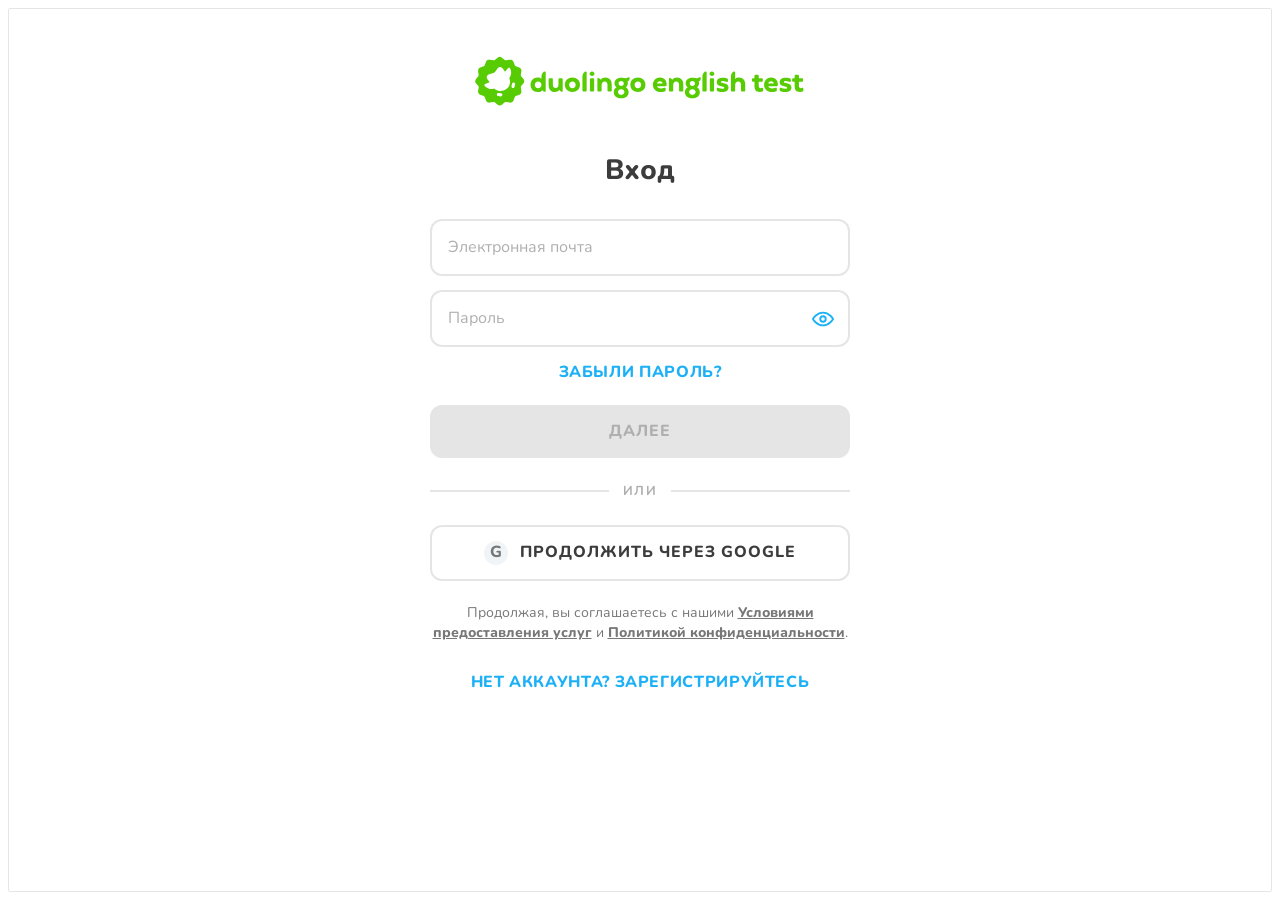
<file: index.html>
<!doctype html>
<html lang="ru">
  <head>
    <meta charset="utf-8" />
    <meta name="viewport" content="width=device-width, initial-scale=1" />
    <title>Вход — Мой сайт</title>
    <link rel="preconnect" href="https://fonts.googleapis.com" />
    <link rel="preconnect" href="https://fonts.gstatic.com" crossorigin />
    <link
      rel="stylesheet"
      href="https://fonts.googleapis.com/css2?family=Nunito:wght@400;600;700;800&display=swap"
    />
    <link rel="stylesheet" href="assets/style.css" />
  </head>
  <body>
    <div class="frame" aria-hidden="true"></div>

    <main class="card">
      <img class="logo" src="assets/logo.svg" alt="Логотип сайта" />

      <h1>Вход</h1>

      <form id="auth-form" novalidate>
        <label class="field">
          <span class="sr-only">Электронная почта</span>
          <input
            id="login"
            type="text"
            placeholder="Электронная почта"
            autocomplete="username"
            required
          />
        </label>

        <label class="field">
          <span class="sr-only">Пароль</span>
          <input
            id="password"
            type="password"
            placeholder="Пароль"
            autocomplete="current-password"
            required
          />
          <button
            id="toggle-password"
            class="eye"
            type="button"
            aria-label="Показать пароль"
            aria-pressed="false"
          >
            <svg
              viewBox="0 0 24 24"
              width="22"
              height="22"
              fill="none"
              stroke="currentColor"
              stroke-width="2"
              stroke-linecap="round"
              stroke-linejoin="round"
            >
              <path d="M1 12s4-7 11-7 11 7 11 7-4 7-11 7-11-7-11-7z" />
              <circle cx="12" cy="12" r="3" />
            </svg>
          </button>
        </label>

        <button id="forgot" class="link link-center" type="button">
          Забыли пароль?
        </button>

        <p id="error" class="error" role="alert" hidden></p>

        <button id="submit" class="primary" type="submit" disabled>
          Далее
        </button>
      </form>

      <div class="divider"><span>или</span></div>

      <button id="google" class="google-btn" type="button">
        <span class="g-mark" aria-hidden="true">G</span>
        Продолжить через Google
      </button>

      <p class="terms">
        Продолжая, вы соглашаетесь с нашими
        <a href="#" id="terms-link">Условиями предоставления услуг</a> и
        <a href="#" id="privacy-link">Политикой конфиденциальности</a>.
      </p>

      <p class="switch">
        <button id="switch-mode" class="link" type="button">
          НЕТ АККАУНТА? ЗАРЕГИСТРИРУЙТЕСЬ
        </button>
      </p>
    </main>

    <script src="assets/accounts.js"></script>
    <script src="assets/app.js"></script>
  </body>
</html>
</file>
<file: assets/style.css>
/* Цвета и стиль элементов. Меняйте переменные под свой сайт. */
:root {
  --accent: #1cb0f6; /* синий — ссылки и активная кнопка */
  --accent-dark: #1899d6;
  --brand: #58cc02; /* зелёный — текстовый знак сверху */
  --bg: #ffffff;
  --surface: #ffffff;
  --border: #e5e5e5;
  --border-dark: #afafaf;
  --disabled-bg: #e5e5e5;
  --disabled-text: #afafaf;
  --text: #3c3c3c;
  --muted: #777777;
  --danger: #ff4b4b;
}

* {
  box-sizing: border-box;
}
[hidden] {
  display: none !important;
}

body {
  margin: 0;
  min-height: 100vh;
  padding: 56px 20px 40px;
  background: var(--bg);
  color: var(--text);
  font:
    16px/1.45 "Nunito",
    system-ui,
    -apple-system,
    "Segoe UI",
    Roboto,
    sans-serif;
}

/* Тонкая рамка вокруг всей страницы */
.frame {
  position: fixed;
  inset: 8px;
  border: 1px solid var(--border);
  border-radius: 2px;
  pointer-events: none;
}

.card {
  width: 100%;
  max-width: 420px;
  margin: 0 auto;
}

.logo {
  display: block;
  width: 330px;
  height: auto;
  margin: 0 auto 44px;
}

h1 {
  margin: 0 0 28px;
  text-align: center;
  font-size: 28px;
  font-weight: 800;
}

.field {
  position: relative;
  display: block;
  margin-bottom: 14px;
}

input {
  width: 100%;
  padding: 15px 16px;
  border: 2px solid var(--border);
  border-radius: 12px;
  background: var(--surface);
  color: var(--text);
  font: inherit;
}
input::placeholder {
  color: var(--border-dark);
}
input:focus {
  outline: none;
  border-color: #84d8ff;
  box-shadow: 0 0 0 3px rgba(28, 176, 246, 0.25);
}
#password {
  padding-right: 52px;
}

.eye {
  position: absolute;
  top: 50%;
  right: 12px;
  transform: translateY(-50%);
  display: inline-flex;
  padding: 4px;
  border: 0;
  background: none;
  color: var(--accent);
  cursor: pointer;
}

button:focus-visible,
.link:focus-visible,
a:focus-visible {
  outline: 2px solid var(--accent);
  outline-offset: 2px;
}

.link-center {
  display: block;
  margin: 6px auto 0;
}

.primary,
.secondary {
  width: 100%;
  margin-top: 20px;
  padding: 15px 16px;
  border-radius: 12px;
  font: inherit;
  font-weight: 800;
  letter-spacing: 0.06em;
  text-transform: uppercase;
  cursor: pointer;
}
.primary {
  border: 0;
  background: var(--accent);
  color: #fff;
}
.primary:hover:not(:disabled) {
  background: var(--accent-dark);
}
.primary:disabled {
  background: var(--disabled-bg);
  color: var(--disabled-text);
  cursor: default;
}
.secondary {
  margin-top: 0;
  border: 2px solid var(--border);
  background: var(--bg);
  color: var(--text);
}

.error {
  margin: 16px 0 0;
  color: var(--danger);
  font-size: 14px;
  font-weight: 700;
  text-align: center;
}

/* Разделитель «или» */
.divider {
  display: flex;
  align-items: center;
  gap: 14px;
  margin: 24px 0;
  color: var(--border-dark);
  font-size: 13px;
  font-weight: 700;
  letter-spacing: 0.08em;
  text-transform: uppercase;
}
.divider::before,
.divider::after {
  content: "";
  flex: 1;
  height: 2px;
  background: var(--border);
}

/* Кнопка Google */
.google-btn {
  display: flex;
  align-items: center;
  justify-content: center;
  gap: 12px;
  width: 100%;
  padding: 14px 16px;
  border: 2px solid var(--border);
  border-radius: 12px;
  background: var(--bg);
  color: var(--text);
  font: inherit;
  font-weight: 800;
  letter-spacing: 0.06em;
  text-transform: uppercase;
  cursor: pointer;
}
.google-btn:hover {
  background: #f7f7f7;
}
.g-mark {
  display: inline-flex;
  align-items: center;
  justify-content: center;
  width: 24px;
  height: 24px;
  border-radius: 50%;
  background: #f1f4f6;
  color: var(--muted);
  font-weight: 800;
  text-transform: none;
}

.terms {
  margin: 22px 0 0;
  text-align: center;
  color: var(--muted);
  font-size: 14px;
}
.terms a {
  color: var(--muted);
  font-weight: 800;
}

.switch {
  margin: 28px 0 0;
  text-align: center;
}
.link {
  padding: 0;
  border: 0;
  background: none;
  color: var(--accent);
  font: inherit;
  font-weight: 800;
  text-transform: uppercase;
  letter-spacing: 0.04em;
  cursor: pointer;
}

.account-email {
  margin: 0 0 22px;
  text-align: center;
  font-weight: 700;
  overflow-wrap: anywhere;
}

.demo-note {
  margin: 36px 0 0;
  text-align: center;
  color: var(--border-dark);
  font-size: 12px;
}

.sr-only {
  position: absolute;
  width: 1px;
  height: 1px;
  overflow: hidden;
  clip-path: inset(50%);
  white-space: nowrap;
}
</file>
